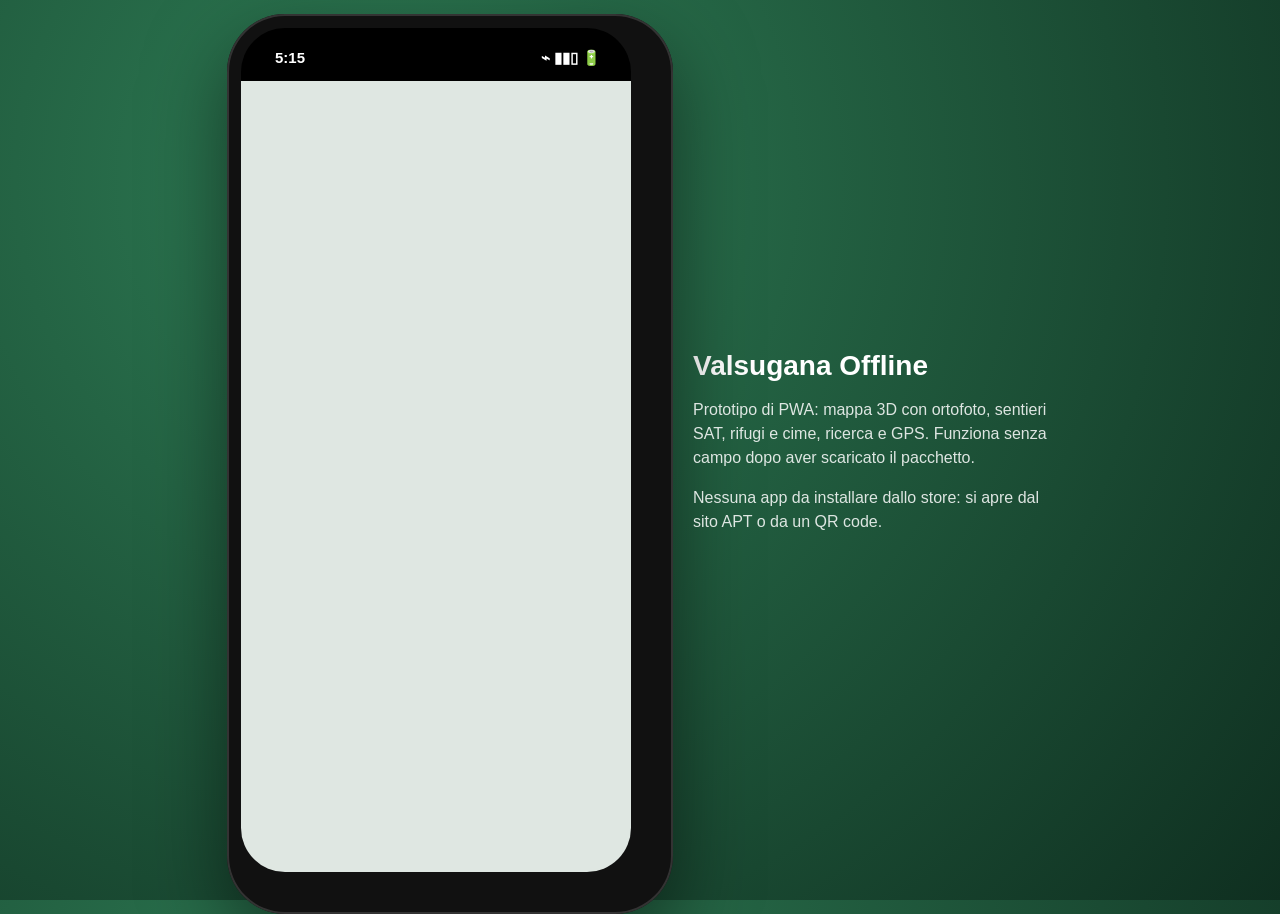
<file: preview.html>
<!doctype html>
<html lang="it">
<head>
<meta charset="utf-8">
<title>Anteprima smartphone · Valsugana Offline</title>
<style>
  body { margin: 0; min-height: 100vh; display: flex; gap: 48px; align-items: center; justify-content: center;
         background: radial-gradient(circle at 30% 20%, #2e7d55, #0f2f20); font-family: -apple-system, sans-serif; color: #fff; }
  .wrap { width: calc(418px * var(--k)); height: calc(872px * var(--k)); flex: none; }
  .phone { width: 418px; height: 872px; border-radius: 58px; background: #111; padding: 14px;
           box-shadow: 0 30px 80px rgba(0,0,0,.5), inset 0 0 0 2px #333; position: relative;
           transform: scale(var(--k)); transform-origin: top left; }
  .screen { width: 390px; height: 844px; border-radius: 44px; overflow: hidden; background: #000; display: flex; flex-direction: column; }
  .status { height: 47px; flex: none; color: #fff; font: 600 15px -apple-system, sans-serif; display: flex;
            justify-content: space-between; align-items: center; padding: 6px 30px 0 34px; }
  .phone::before { content: ''; position: absolute; top: 24px; left: 50%; transform: translateX(-50%);
                   width: 110px; height: 30px; border-radius: 20px; background: #000; z-index: 2; }
  iframe { width: 390px; flex: 1; border: 0; background: #dfe7e2; }
  .info { max-width: 360px; }
  .info h1 { font-size: 28px; margin: 0 0 8px; }
  .info p { opacity: .85; line-height: 1.5; }
  .info code { background: rgba(255,255,255,.15); padding: 2px 6px; border-radius: 6px; }
  @media (max-width: 900px) { .info { display: none; } }
</style>
</head>
<body>
  <div class="wrap"><div class="phone"><div class="screen">
    <div class="status"><span id="clock">9:41</span><span>⌁ ▮▮▯ 🔋</span></div>
    <iframe src="./" allow="geolocation; camera; accelerometer; gyroscope; magnetometer"></iframe>
  </div></div></div>
  <script>
    const fit = () => document.body.style.setProperty('--k', Math.min(1, (innerHeight - 24) / 872).toFixed(3));
    addEventListener('resize', fit); fit();
    const t = new Date(); document.getElementById('clock').textContent = t.getHours() + ':' + String(t.getMinutes()).padStart(2, '0');
  </script>
  <div class="info">
    <h1>Valsugana Offline</h1>
    <p>Prototipo di PWA: mappa 3D con ortofoto, sentieri SAT, rifugi e cime, ricerca e GPS. Funziona senza campo dopo aver scaricato il pacchetto.</p>
    <p>Nessuna app da installare dallo store: si apre dal sito APT o da un QR code.</p>
  </div>
</body>
</html>
</file>
